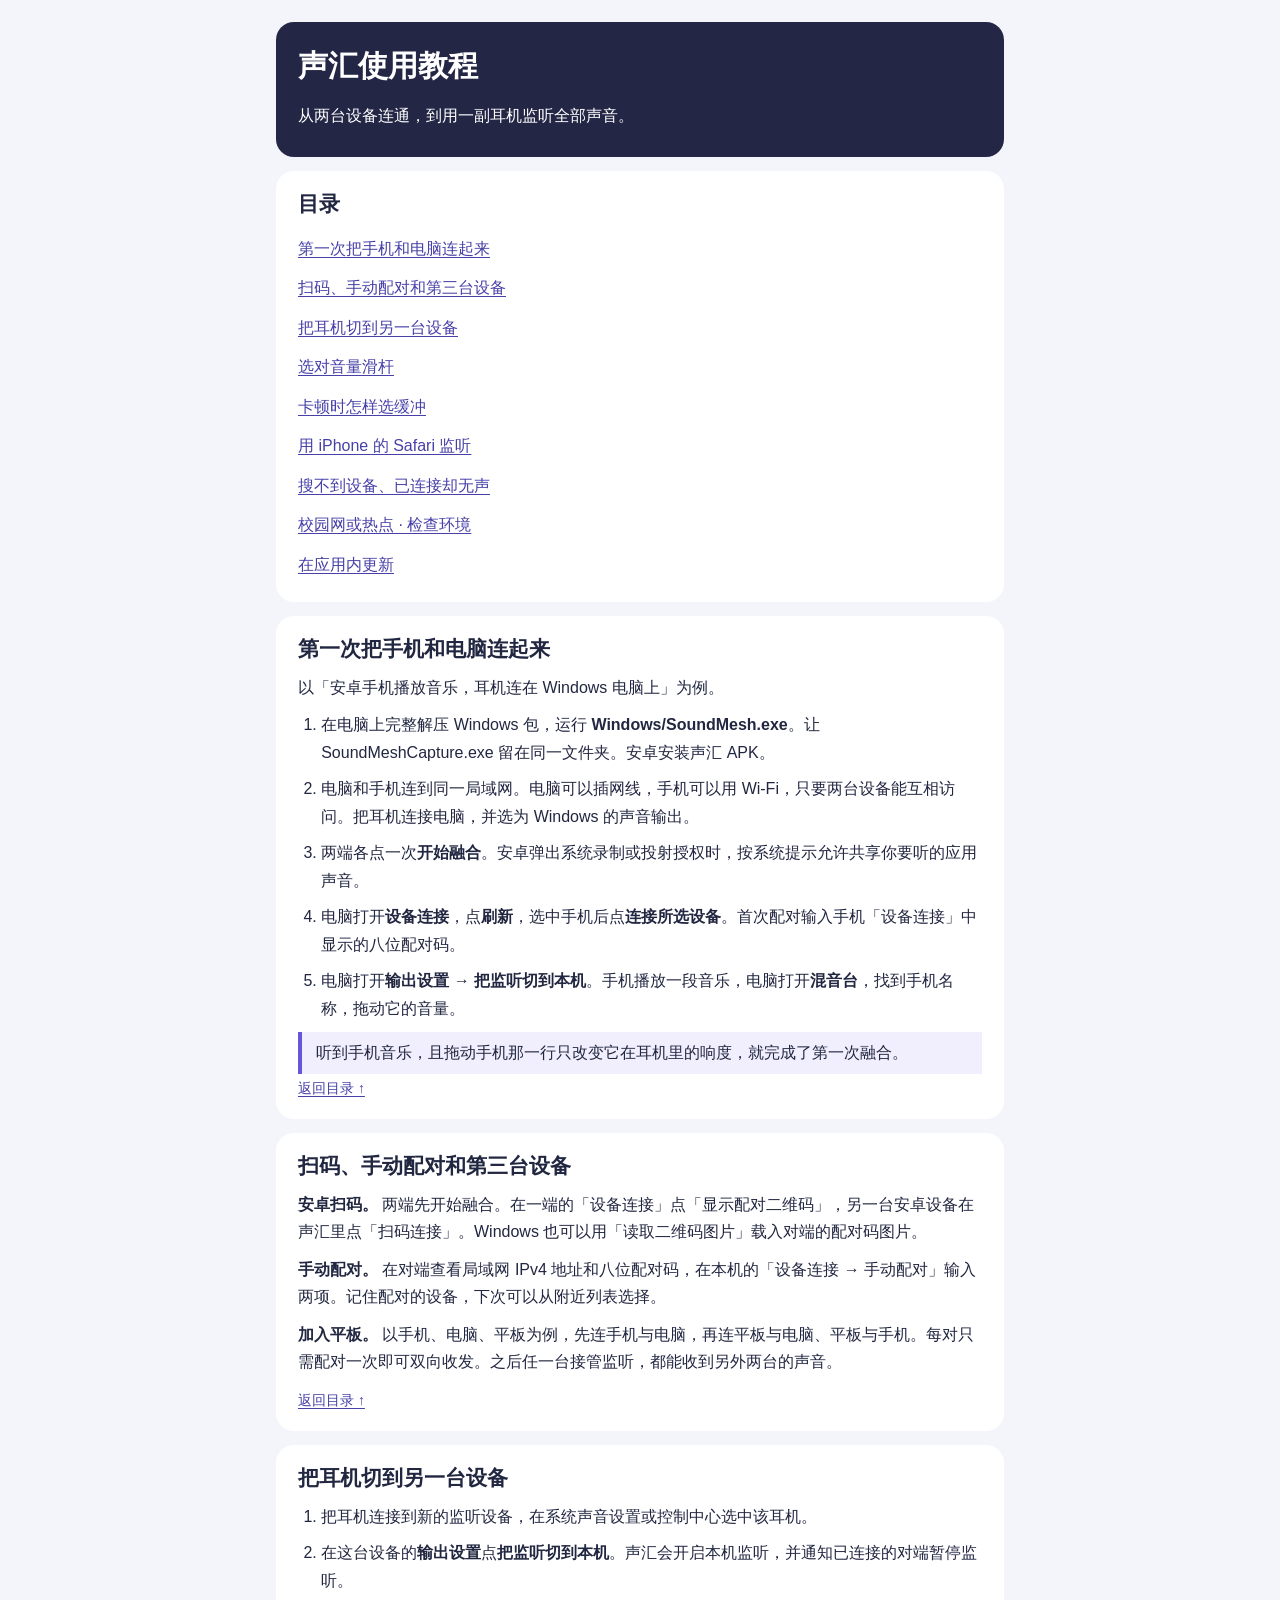
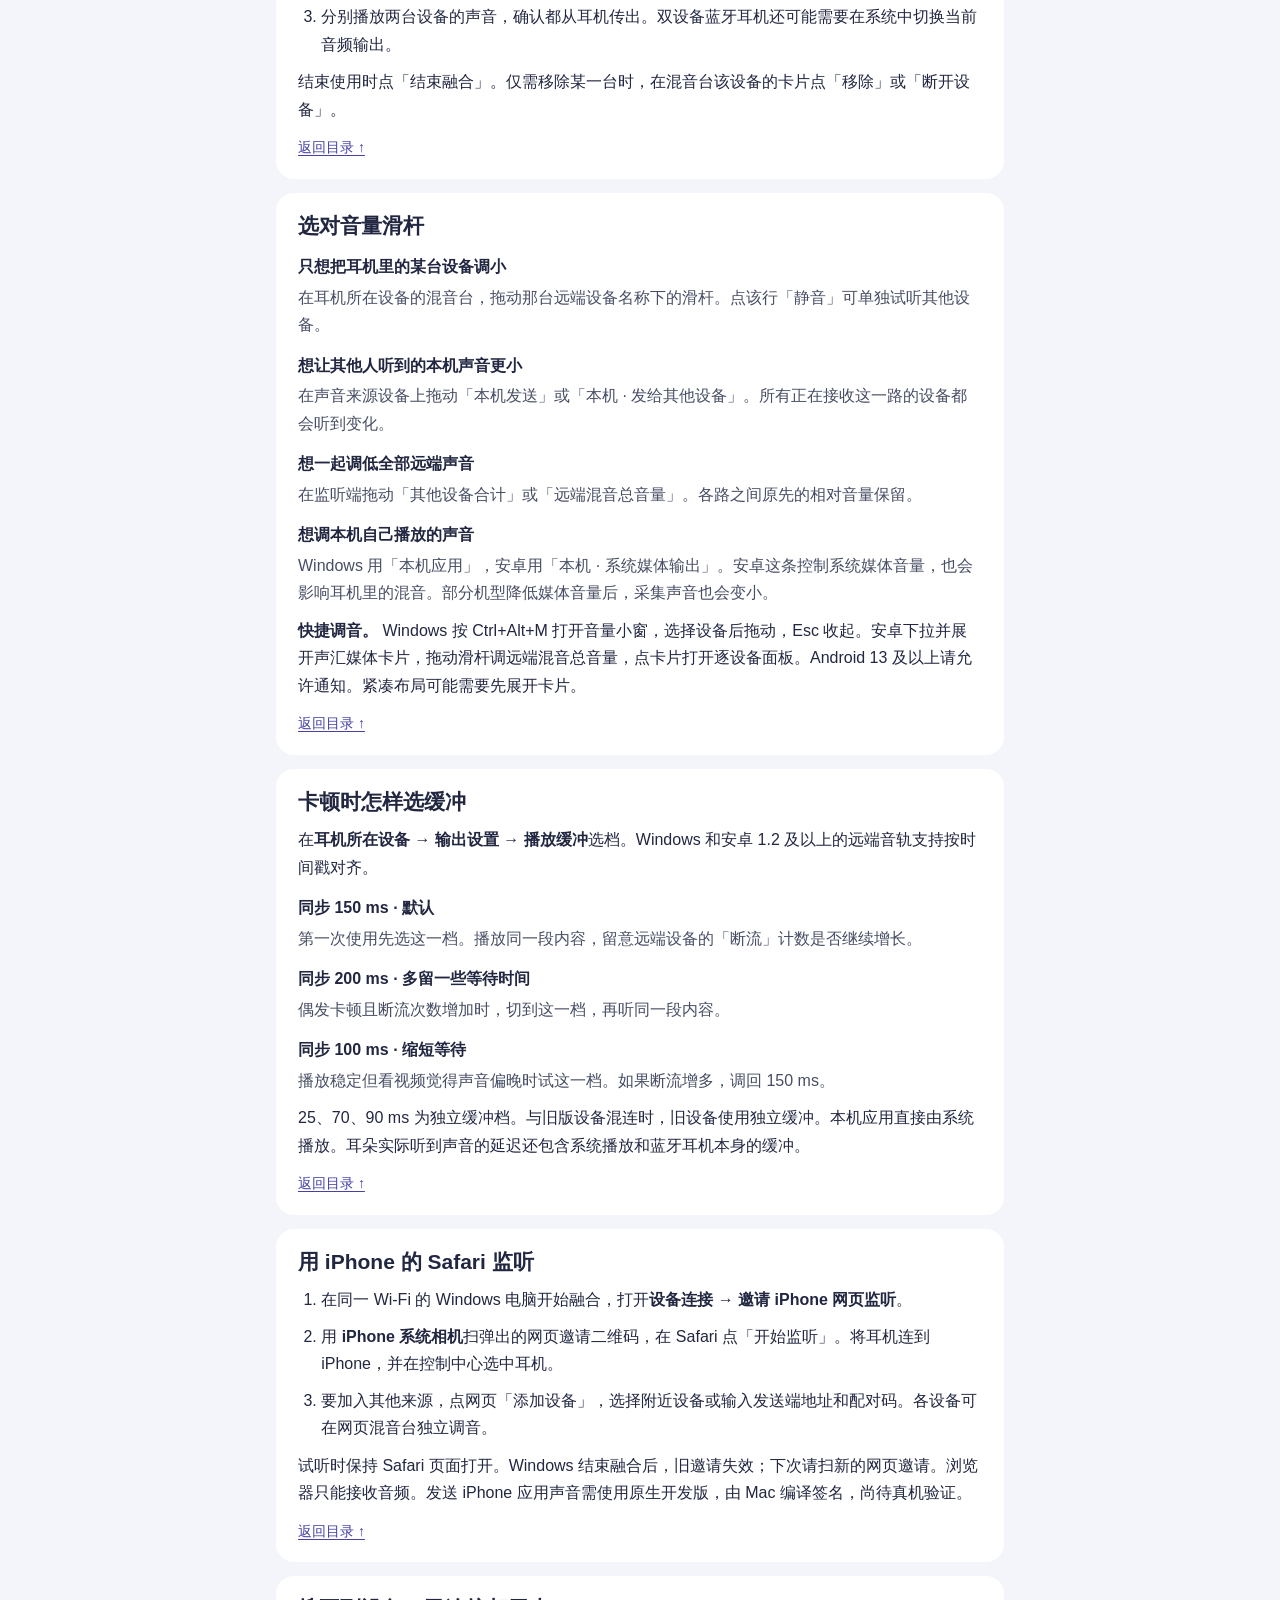
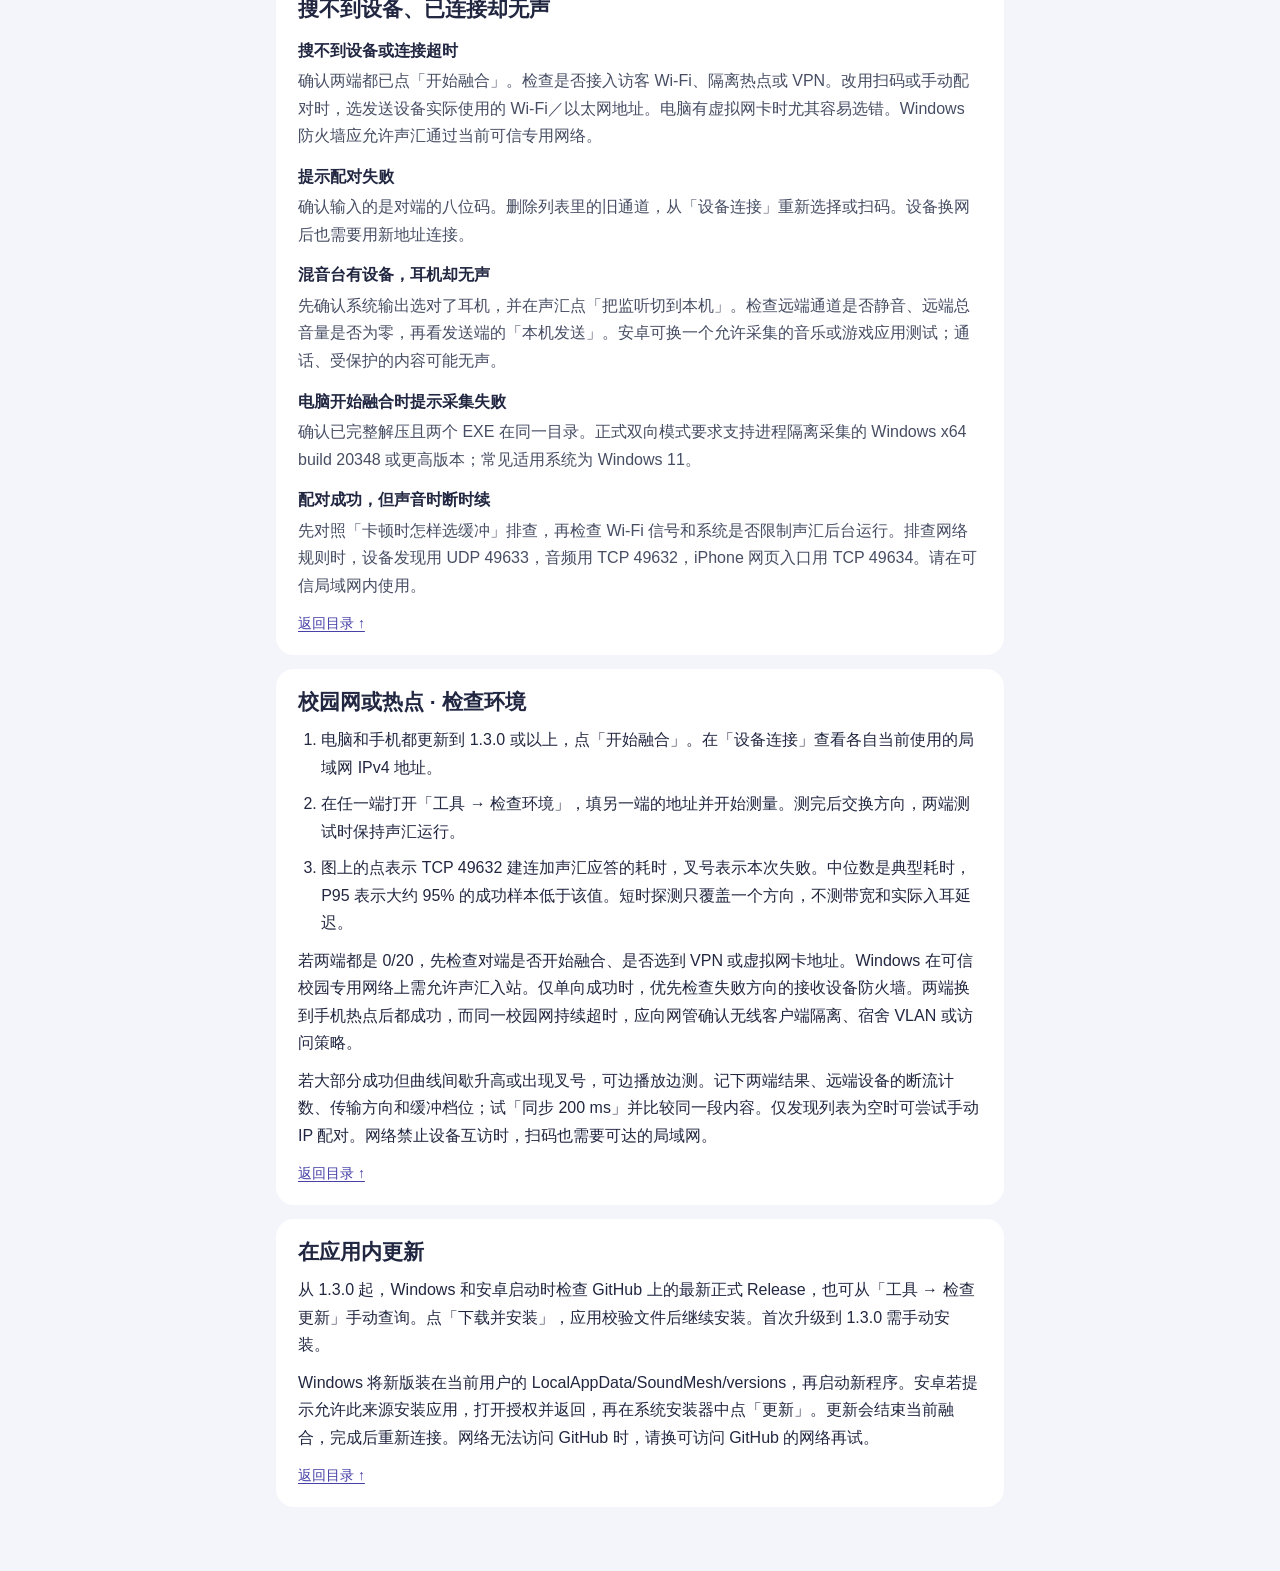
<file: src/help/guide.html>
<!doctype html><html lang="zh-CN"><head><meta charset="utf-8"><meta name="viewport" content="width=device-width,initial-scale=1"><title>声汇 · 使用教程</title><style>*{box-sizing:border-box}body{margin:0;background:#f4f5fa;color:#222741;font:16px/1.72 -apple-system,BlinkMacSystemFont,"Microsoft YaHei",sans-serif}main{max-width:760px;margin:auto;padding:22px 16px 50px}header,nav,section{border-radius:18px;padding:18px 22px;margin-bottom:14px;background:white}header{background:#242646;color:white}h1{margin:0;font-size:30px}h2{font-size:21px;line-height:1.4;margin:0 0 10px}p,dl,ol{margin:10px 0}li{margin-bottom:9px}ol{padding-left:1.45em}dt,b{font-weight:650}dt{margin-top:13px}dd{margin:3px 0;color:#474e64}a{color:#4640a7;text-underline-offset:3px}nav a{display:block;padding:6px 0}aside{border-left:4px solid #6656dc;padding:7px 14px;background:#f1effd}section>a{font-size:14px}a:focus-visible{outline:3px solid #6656dc}</style></head><body><main><header><h1>声汇使用教程</h1><p>从两台设备连通，到用一副耳机监听全部声音。</p></header><nav id="contents" aria-label="目录"><h2>目录</h2><a href="#start">第一次把手机和电脑连起来</a><a href="#pair">扫码、手动配对和第三台设备</a><a href="#listen">把耳机切到另一台设备</a><a href="#mix">选对音量滑杆</a><a href="#delay">卡顿时怎样选缓冲</a><a href="#iphone">用 iPhone 的 Safari 监听</a><a href="#fix">搜不到设备、已连接却无声</a><a href="#network-test">校园网或热点 · 检查环境</a><a href="#updates">在应用内更新</a></nav><section id="start"><h2>第一次把手机和电脑连起来</h2><p>以「安卓手机播放音乐，耳机连在 Windows 电脑上」为例。</p><ol><li>在电脑上完整解压 Windows 包，运行 <b>Windows/SoundMesh.exe</b>。让 SoundMeshCapture.exe 留在同一文件夹。安卓安装声汇 APK。</li><li>电脑和手机连到同一局域网。电脑可以插网线，手机可以用 Wi-Fi，只要两台设备能互相访问。把耳机连接电脑，并选为 Windows 的声音输出。</li><li>两端各点一次<b>开始融合</b>。安卓弹出系统录制或投射授权时，按系统提示允许共享你要听的应用声音。</li><li>电脑打开<b>设备连接</b>，点<b>刷新</b>，选中手机后点<b>连接所选设备</b>。首次配对输入手机「设备连接」中显示的八位配对码。</li><li>电脑打开<b>输出设置 → 把监听切到本机</b>。手机播放一段音乐，电脑打开<b>混音台</b>，找到手机名称，拖动它的音量。</li></ol><aside>听到手机音乐，且拖动手机那一行只改变它在耳机里的响度，就完成了第一次融合。</aside><a href="#contents">返回目录 ↑</a></section><section id="pair"><h2>扫码、手动配对和第三台设备</h2><p><b>安卓扫码。</b> 两端先开始融合。在一端的「设备连接」点「显示配对二维码」，另一台安卓设备在声汇里点「扫码连接」。Windows 也可以用「读取二维码图片」载入对端的配对码图片。</p><p><b>手动配对。</b> 在对端查看局域网 IPv4 地址和八位配对码，在本机的「设备连接 → 手动配对」输入两项。记住配对的设备，下次可以从附近列表选择。</p><p><b>加入平板。</b> 以手机、电脑、平板为例，先连手机与电脑，再连平板与电脑、平板与手机。每对只需配对一次即可双向收发。之后任一台接管监听，都能收到另外两台的声音。</p><a href="#contents">返回目录 ↑</a></section><section id="listen"><h2>把耳机切到另一台设备</h2><ol><li>把耳机连接到新的监听设备，在系统声音设置或控制中心选中该耳机。</li><li>在这台设备的<b>输出设置</b>点<b>把监听切到本机</b>。声汇会开启本机监听，并通知已连接的对端暂停监听。</li><li>分别播放两台设备的声音，确认都从耳机传出。双设备蓝牙耳机还可能需要在系统中切换当前音频输出。</li></ol><p>结束使用时点「结束融合」。仅需移除某一台时，在混音台该设备的卡片点「移除」或「断开设备」。</p><a href="#contents">返回目录 ↑</a></section><section id="mix"><h2>选对音量滑杆</h2><dl><dt>只想把耳机里的某台设备调小</dt><dd>在耳机所在设备的混音台，拖动那台远端设备名称下的滑杆。点该行「静音」可单独试听其他设备。</dd><dt>想让其他人听到的本机声音更小</dt><dd>在声音来源设备上拖动「本机发送」或「本机 · 发给其他设备」。所有正在接收这一路的设备都会听到变化。</dd><dt>想一起调低全部远端声音</dt><dd>在监听端拖动「其他设备合计」或「远端混音总音量」。各路之间原先的相对音量保留。</dd><dt>想调本机自己播放的声音</dt><dd>Windows 用「本机应用」，安卓用「本机 · 系统媒体输出」。安卓这条控制系统媒体音量，也会影响耳机里的混音。部分机型降低媒体音量后，采集声音也会变小。</dd></dl><p><b>快捷调音。</b> Windows 按 Ctrl+Alt+M 打开音量小窗，选择设备后拖动，Esc 收起。安卓下拉并展开声汇媒体卡片，拖动滑杆调远端混音总音量，点卡片打开逐设备面板。Android 13 及以上请允许通知。紧凑布局可能需要先展开卡片。</p><a href="#contents">返回目录 ↑</a></section><section id="delay"><h2>卡顿时怎样选缓冲</h2><p>在<b>耳机所在设备 → 输出设置 → 播放缓冲</b>选档。Windows 和安卓 1.2 及以上的远端音轨支持按时间戳对齐。</p><dl><dt>同步 150 ms · 默认</dt><dd>第一次使用先选这一档。播放同一段内容，留意远端设备的「断流」计数是否继续增长。</dd><dt>同步 200 ms · 多留一些等待时间</dt><dd>偶发卡顿且断流次数增加时，切到这一档，再听同一段内容。</dd><dt>同步 100 ms · 缩短等待</dt><dd>播放稳定但看视频觉得声音偏晚时试这一档。如果断流增多，调回 150 ms。</dd></dl><p>25、70、90 ms 为独立缓冲档。与旧版设备混连时，旧设备使用独立缓冲。本机应用直接由系统播放。耳朵实际听到声音的延迟还包含系统播放和蓝牙耳机本身的缓冲。</p><a href="#contents">返回目录 ↑</a></section><section id="iphone"><h2>用 iPhone 的 Safari 监听</h2><ol><li>在同一 Wi-Fi 的 Windows 电脑开始融合，打开<b>设备连接 → 邀请 iPhone 网页监听</b>。</li><li>用 <b>iPhone 系统相机</b>扫弹出的网页邀请二维码，在 Safari 点「开始监听」。将耳机连到 iPhone，并在控制中心选中耳机。</li><li>要加入其他来源，点网页「添加设备」，选择附近设备或输入发送端地址和配对码。各设备可在网页混音台独立调音。</li></ol><p>试听时保持 Safari 页面打开。Windows 结束融合后，旧邀请失效；下次请扫新的网页邀请。浏览器只能接收音频。发送 iPhone 应用声音需使用原生开发版，由 Mac 编译签名，尚待真机验证。</p><a href="#contents">返回目录 ↑</a></section><section id="fix"><h2>搜不到设备、已连接却无声</h2><dl><dt>搜不到设备或连接超时</dt><dd>确认两端都已点「开始融合」。检查是否接入访客 Wi-Fi、隔离热点或 VPN。改用扫码或手动配对时，选发送设备实际使用的 Wi-Fi／以太网地址。电脑有虚拟网卡时尤其容易选错。Windows 防火墙应允许声汇通过当前可信专用网络。</dd><dt>提示配对失败</dt><dd>确认输入的是对端的八位码。删除列表里的旧通道，从「设备连接」重新选择或扫码。设备换网后也需要用新地址连接。</dd><dt>混音台有设备，耳机却无声</dt><dd>先确认系统输出选对了耳机，并在声汇点「把监听切到本机」。检查远端通道是否静音、远端总音量是否为零，再看发送端的「本机发送」。安卓可换一个允许采集的音乐或游戏应用测试；通话、受保护的内容可能无声。</dd><dt>电脑开始融合时提示采集失败</dt><dd>确认已完整解压且两个 EXE 在同一目录。正式双向模式要求支持进程隔离采集的 Windows x64 build 20348 或更高版本；常见适用系统为 Windows 11。</dd><dt>配对成功，但声音时断时续</dt><dd>先对照「卡顿时怎样选缓冲」排查，再检查 Wi-Fi 信号和系统是否限制声汇后台运行。排查网络规则时，设备发现用 UDP 49633，音频用 TCP 49632，iPhone 网页入口用 TCP 49634。请在可信局域网内使用。</dd></dl><a href="#contents">返回目录 ↑</a></section><section id="network-test"><h2>校园网或热点 · 检查环境</h2><ol><li>电脑和手机都更新到 1.3.0 或以上，点「开始融合」。在「设备连接」查看各自当前使用的局域网 IPv4 地址。</li><li>在任一端打开「工具 → 检查环境」，填另一端的地址并开始测量。测完后交换方向，两端测试时保持声汇运行。</li><li>图上的点表示 TCP 49632 建连加声汇应答的耗时，叉号表示本次失败。中位数是典型耗时，P95 表示大约 95% 的成功样本低于该值。短时探测只覆盖一个方向，不测带宽和实际入耳延迟。</li></ol><p>若两端都是 0/20，先检查对端是否开始融合、是否选到 VPN 或虚拟网卡地址。Windows 在可信校园专用网络上需允许声汇入站。仅单向成功时，优先检查失败方向的接收设备防火墙。两端换到手机热点后都成功，而同一校园网持续超时，应向网管确认无线客户端隔离、宿舍 VLAN 或访问策略。</p><p>若大部分成功但曲线间歇升高或出现叉号，可边播放边测。记下两端结果、远端设备的断流计数、传输方向和缓冲档位；试「同步 200 ms」并比较同一段内容。仅发现列表为空时可尝试手动 IP 配对。网络禁止设备互访时，扫码也需要可达的局域网。</p><a href="#contents">返回目录 ↑</a></section><section id="updates"><h2>在应用内更新</h2><p>从 1.3.0 起，Windows 和安卓启动时检查 GitHub 上的最新正式 Release，也可从「工具 → 检查更新」手动查询。点「下载并安装」，应用校验文件后继续安装。首次升级到 1.3.0 需手动安装。</p><p>Windows 将新版装在当前用户的 LocalAppData/SoundMesh/versions，再启动新程序。安卓若提示允许此来源安装应用，打开授权并返回，再在系统安装器中点「更新」。更新会结束当前融合，完成后重新连接。网络无法访问 GitHub 时，请换可访问 GitHub 的网络再试。</p><a href="#contents">返回目录 ↑</a></section></main></body></html>
</file>
